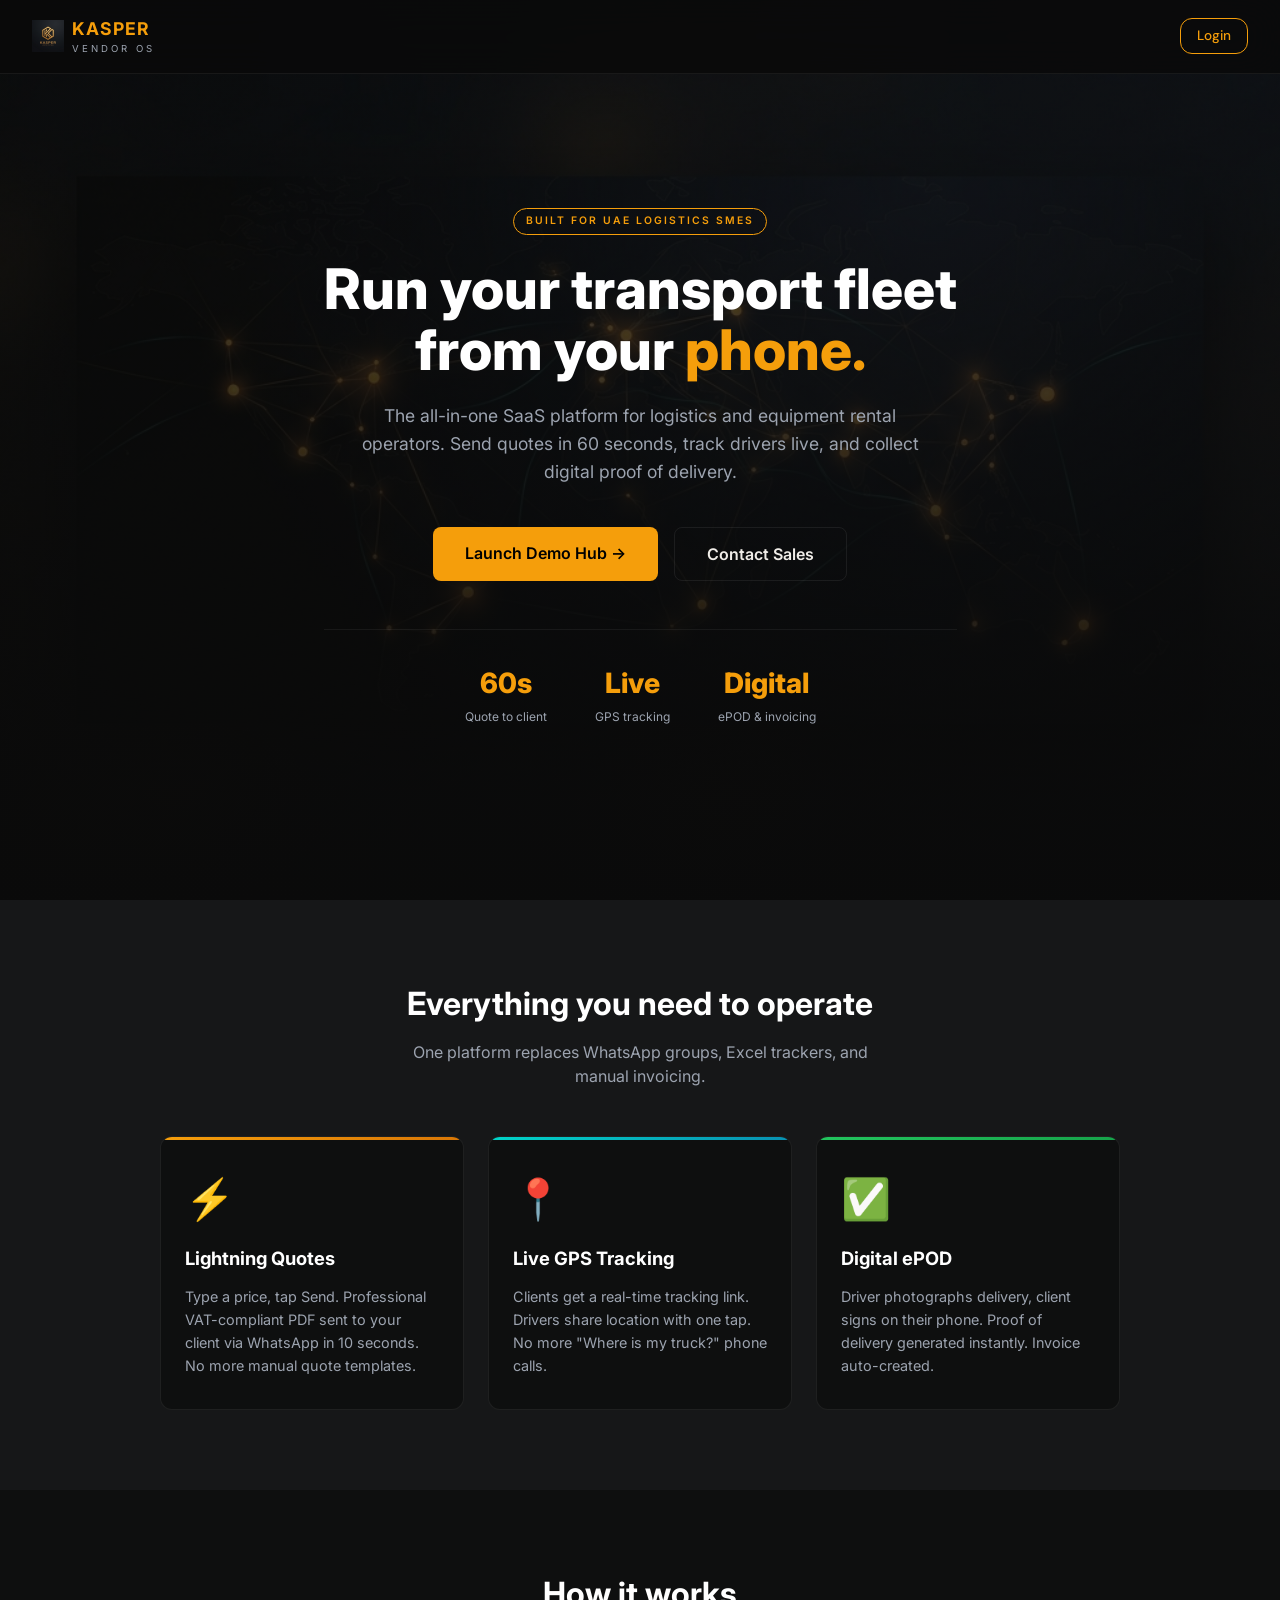
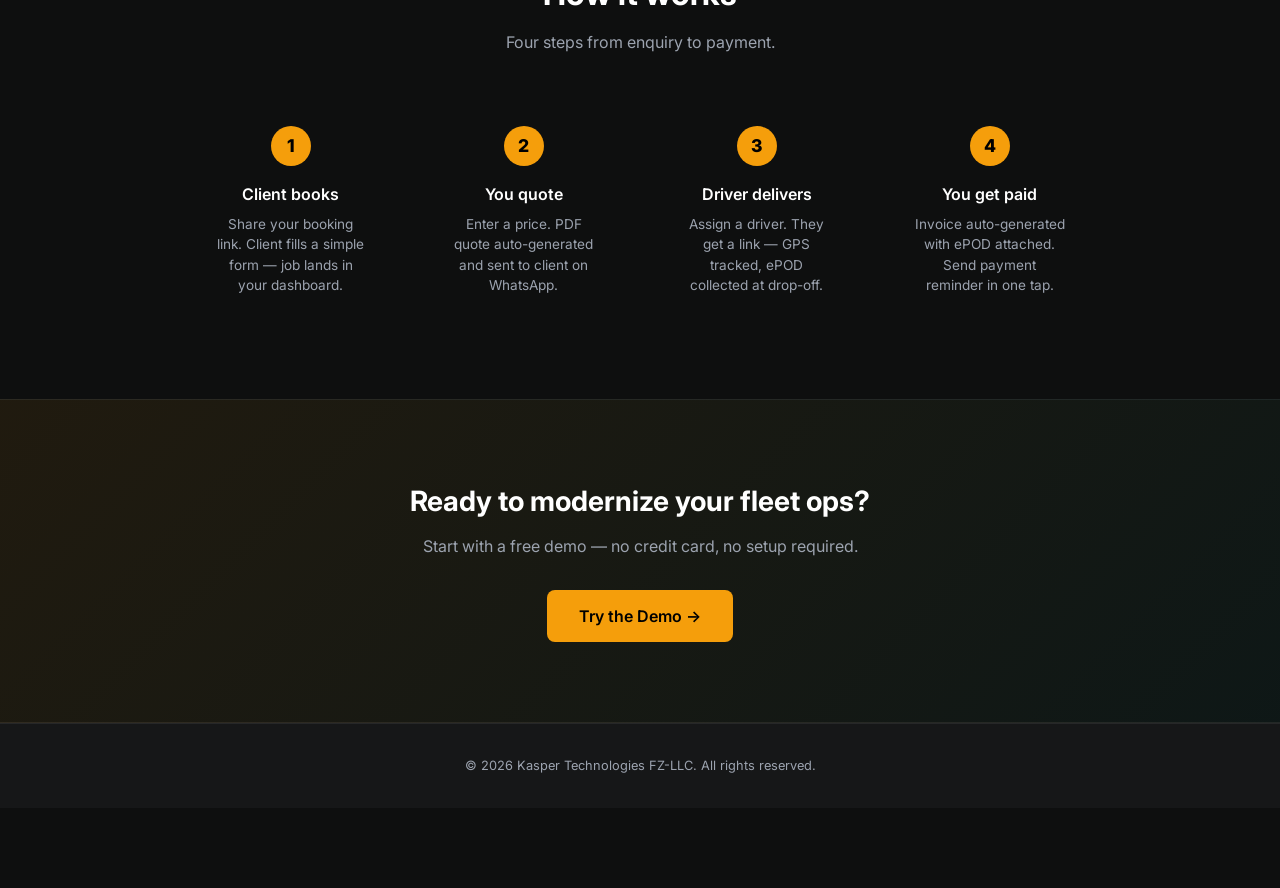
<file: index.html>
<!DOCTYPE html>
<html lang="en">
<head>
  <meta charset="UTF-8">
  <meta name="viewport" content="width=device-width, initial-scale=1.0, maximum-scale=1.0, user-scalable=no">
  <title>Kasper Vendor OS — Logistics Management Platform</title>
  <meta name="description" content="The all-in-one SaaS platform for UAE logistics and equipment rental SMEs. Send quotes, track drivers, collect digital ePODs.">
  <link rel="icon" type="image/png" href="/icon.png">
  <link rel="manifest" href="/manifest.json">
  <meta name="theme-color" content="#F59E0B">
  <link rel="stylesheet" href="/css/app.css">
  <link rel="preconnect" href="https://fonts.googleapis.com">
  <link rel="preconnect" href="https://fonts.gstatic.com" crossorigin>
  <link href="https://fonts.googleapis.com/css2?family=Inter:wght@400;500;600;700;800&display=swap" rel="stylesheet">
  <style>
    /* ── Landing-specific overrides ── */
    body { font-family: 'Inter', -apple-system, sans-serif; }

    .lp-nav {
      position: fixed; top: 0; left: 0; right: 0; z-index: 200;
      padding: 1rem 2rem;
      display: flex; justify-content: space-between; align-items: center;
      background: rgba(10, 10, 10, 0.85);
      backdrop-filter: blur(20px); -webkit-backdrop-filter: blur(20px);
      border-bottom: 1px solid rgba(255,255,255,0.06);
    }
    .lp-logo { display: flex; align-items: center; gap: 0.5rem; text-decoration: none; }
    .lp-logo img { height: 32px; }
    .lp-logo-text { font-size: 1.1rem; font-weight: 700; color: var(--gold); letter-spacing: 1px; }
    .lp-logo-sub { font-size: 0.6rem; color: var(--text2); letter-spacing: 3px; text-transform: uppercase; }
    .lp-nav-actions { display: flex; gap: 0.75rem; align-items: center; }

    .lp-hero {
      position: relative;
      min-height: 100vh;
      display: flex; align-items: center; justify-content: center;
      overflow: hidden;
      padding: 6rem 2rem 4rem;
    }
    .lp-hero-bg {
      position: absolute; inset: 0; z-index: 0;
    }
    .lp-hero-bg img {
      width: 100%; height: 100%; object-fit: cover;
      opacity: 0.5;
    }
    .lp-hero-bg::after {
      content: '';
      position: absolute; inset: 0;
      background: linear-gradient(180deg, rgba(10,10,10,0.3) 0%, rgba(10,10,10,0.95) 100%);
    }
    .lp-hero-inner {
      position: relative; z-index: 1;
      max-width: 720px;
      text-align: center;
    }
    .lp-badge {
      display: inline-block;
      padding: 0.3rem 0.75rem;
      border: 1px solid var(--gold);
      border-radius: 50px;
      font-size: 0.65rem;
      font-weight: 600;
      letter-spacing: 2px;
      color: var(--gold);
      margin-bottom: 1.5rem;
      text-transform: uppercase;
    }
    .lp-hero h1 {
      font-size: clamp(2rem, 5vw, 3.5rem);
      font-weight: 800;
      line-height: 1.1;
      margin: 0 0 1.25rem;
      color: #fff;
    }
    .lp-hero h1 .accent { color: var(--gold); }
    .lp-hero h1 .accent-teal { color: var(--teal); }
    .lp-hero-sub {
      font-size: 1.1rem;
      color: var(--text2);
      line-height: 1.6;
      margin: 0 0 2.5rem;
      max-width: 560px;
      margin-left: auto; margin-right: auto;
    }
    .lp-cta-row {
      display: flex; gap: 1rem; justify-content: center; flex-wrap: wrap;
    }
    .lp-cta-btn {
      padding: 0.875rem 2rem;
      border-radius: 8px;
      font-size: 1rem;
      font-weight: 600;
      text-decoration: none;
      transition: all 0.2s;
      cursor: pointer;
    }
    .lp-cta-primary {
      background: var(--gold);
      color: #000;
      border: none;
    }
    .lp-cta-primary:hover { background: #d97706; transform: translateY(-1px); }
    .lp-cta-secondary {
      background: transparent;
      color: var(--text);
      border: 1px solid var(--border);
    }
    .lp-cta-secondary:hover { border-color: var(--teal); color: var(--teal); }

    .lp-stats {
      display: flex; justify-content: center; gap: 3rem; flex-wrap: wrap;
      margin-top: 3rem;
      padding-top: 2rem;
      border-top: 1px solid rgba(255,255,255,0.06);
    }
    .lp-stat { text-align: center; }
    .lp-stat-val { font-size: 1.75rem; font-weight: 800; color: var(--gold); }
    .lp-stat-label { font-size: 0.75rem; color: var(--text2); margin-top: 0.25rem; }

    /* ── Features Section ── */
    .lp-features-section {
      padding: 5rem 2rem;
      background: var(--surf);
    }
    .lp-section-title {
      text-align: center;
      font-size: 2rem;
      font-weight: 700;
      margin-bottom: 0.75rem;
      color: #fff;
    }
    .lp-section-sub {
      text-align: center;
      font-size: 1rem;
      color: var(--text2);
      margin-bottom: 3rem;
      max-width: 500px;
      margin-left: auto; margin-right: auto;
    }
    .lp-features-grid {
      display: grid;
      grid-template-columns: repeat(auto-fit, minmax(280px, 1fr));
      gap: 1.5rem;
      max-width: 960px;
      margin: 0 auto;
    }
    .lp-feature-card {
      background: var(--bg);
      border: 1px solid var(--border);
      border-radius: 12px;
      padding: 2rem 1.5rem;
      transition: all 0.3s;
      position: relative;
      overflow: hidden;
    }
    .lp-feature-card::before {
      content: '';
      position: absolute; top: 0; left: 0; right: 0;
      height: 3px;
    }
    .lp-feature-card:hover {
      border-color: rgba(255,255,255,0.12);
      transform: translateY(-4px);
      box-shadow: 0 12px 40px rgba(0,0,0,0.4);
    }
    .lp-feature-card.gold::before { background: linear-gradient(90deg, var(--gold), #d97706); }
    .lp-feature-card.teal::before { background: linear-gradient(90deg, var(--teal), #0891b2); }
    .lp-feature-card.green::before { background: linear-gradient(90deg, #22c55e, #16a34a); }
    .lp-feature-icon {
      font-size: 2.5rem;
      margin-bottom: 1rem;
    }
    .lp-feature-card h3 {
      font-size: 1.15rem;
      font-weight: 700;
      margin: 0 0 0.75rem;
      color: #fff;
    }
    .lp-feature-card p {
      font-size: 0.9rem;
      color: var(--text2);
      line-height: 1.6;
      margin: 0;
    }

    /* ── How It Works ── */
    .lp-how-section {
      padding: 5rem 2rem;
      background: var(--bg);
    }
    .lp-steps {
      display: grid;
      grid-template-columns: repeat(auto-fit, minmax(200px, 1fr));
      gap: 2rem;
      max-width: 900px;
      margin: 0 auto;
    }
    .lp-step {
      text-align: center;
      padding: 1.5rem;
    }
    .lp-step-num {
      display: inline-flex; align-items: center; justify-content: center;
      width: 40px; height: 40px;
      border-radius: 50%;
      background: var(--gold);
      color: #000;
      font-weight: 800;
      font-size: 1.1rem;
      margin-bottom: 1rem;
    }
    .lp-step h4 {
      font-size: 1rem; font-weight: 600; margin: 0 0 0.5rem; color: #fff;
    }
    .lp-step p {
      font-size: 0.85rem; color: var(--text2); margin: 0; line-height: 1.5;
    }

    /* ── CTA Banner ── */
    .lp-cta-section {
      padding: 5rem 2rem;
      background: linear-gradient(135deg, rgba(245,158,11,0.08) 0%, rgba(20,184,166,0.05) 100%);
      text-align: center;
      border-top: 1px solid var(--border);
      border-bottom: 1px solid var(--border);
    }
    .lp-cta-section h2 {
      font-size: 1.75rem; font-weight: 700; margin: 0 0 0.75rem; color: #fff;
    }
    .lp-cta-section p {
      font-size: 1rem; color: var(--text2); margin: 0 0 2rem;
    }

    /* ── Footer ── */
    .lp-footer {
      padding: 2rem;
      text-align: center;
      border-top: 1px solid var(--border);
      background: var(--surf);
    }
    .lp-footer p { margin: 0; font-size: 0.8rem; color: var(--text2); }

    @media (max-width: 640px) {
      .lp-nav { padding: 0.75rem 1rem; }
      .lp-hero { padding: 5rem 1rem 3rem; min-height: auto; }
      .lp-hero h1 { font-size: 1.75rem; }
      .lp-hero-sub { font-size: 0.95rem; }
      .lp-stats { gap: 1.5rem; }
      .lp-features-section, .lp-how-section, .lp-cta-section { padding: 3rem 1rem; }
    }
  </style>
</head>
<body>

  <!-- ── Nav ── -->
  <nav class="lp-nav">
    <a href="/" class="lp-logo">
      <img src="/icon.png" alt="Kasper">
      <div>
        <div class="lp-logo-text">KASPER</div>
        <div class="lp-logo-sub">Vendor OS</div>
      </div>
    </a>
    <div class="lp-nav-actions">
      <a href="/demo.html" class="btn btn-outline" style="min-height:36px; padding:0.4rem 1rem; text-decoration:none; font-size:0.85rem;">Login</a>
    </div>
  </nav>

  <!-- ── Hero ── -->
  <section class="lp-hero">
    <div class="lp-hero-bg">
      <img src="/hero-bg.png" alt="">
    </div>
    <div class="lp-hero-inner">
      <div class="lp-badge">Built for UAE Logistics SMEs</div>
      <h1>
        Run your transport fleet<br>from your <span class="accent">phone.</span>
      </h1>
      <p class="lp-hero-sub">
        The all-in-one SaaS platform for logistics and equipment rental operators. Send quotes in 60 seconds, track drivers live, and collect digital proof of delivery.
      </p>
      <div class="lp-cta-row">
        <a href="/demo.html" class="lp-cta-btn lp-cta-primary">Launch Demo Hub →</a>
        <a href="https://wa.me/971500000000" class="lp-cta-btn lp-cta-secondary">Contact Sales</a>
      </div>
      <div class="lp-stats">
        <div class="lp-stat">
          <div class="lp-stat-val">60s</div>
          <div class="lp-stat-label">Quote to client</div>
        </div>
        <div class="lp-stat">
          <div class="lp-stat-val">Live</div>
          <div class="lp-stat-label">GPS tracking</div>
        </div>
        <div class="lp-stat">
          <div class="lp-stat-val">Digital</div>
          <div class="lp-stat-label">ePOD & invoicing</div>
        </div>
      </div>
    </div>
  </section>

  <!-- ── Features ── -->
  <section class="lp-features-section">
    <h2 class="lp-section-title">Everything you need to operate</h2>
    <p class="lp-section-sub">One platform replaces WhatsApp groups, Excel trackers, and manual invoicing.</p>

    <div class="lp-features-grid">
      <div class="lp-feature-card gold">
        <div class="lp-feature-icon">⚡</div>
        <h3>Lightning Quotes</h3>
        <p>Type a price, tap Send. Professional VAT-compliant PDF sent to your client via WhatsApp in 10 seconds. No more manual quote templates.</p>
      </div>
      <div class="lp-feature-card teal">
        <div class="lp-feature-icon">📍</div>
        <h3>Live GPS Tracking</h3>
        <p>Clients get a real-time tracking link. Drivers share location with one tap. No more "Where is my truck?" phone calls.</p>
      </div>
      <div class="lp-feature-card green">
        <div class="lp-feature-icon">✅</div>
        <h3>Digital ePOD</h3>
        <p>Driver photographs delivery, client signs on their phone. Proof of delivery generated instantly. Invoice auto-created.</p>
      </div>
    </div>
  </section>

  <!-- ── How It Works ── -->
  <section class="lp-how-section">
    <h2 class="lp-section-title">How it works</h2>
    <p class="lp-section-sub">Four steps from enquiry to payment.</p>

    <div class="lp-steps">
      <div class="lp-step">
        <div class="lp-step-num">1</div>
        <h4>Client books</h4>
        <p>Share your booking link. Client fills a simple form — job lands in your dashboard.</p>
      </div>
      <div class="lp-step">
        <div class="lp-step-num">2</div>
        <h4>You quote</h4>
        <p>Enter a price. PDF quote auto-generated and sent to client on WhatsApp.</p>
      </div>
      <div class="lp-step">
        <div class="lp-step-num">3</div>
        <h4>Driver delivers</h4>
        <p>Assign a driver. They get a link — GPS tracked, ePOD collected at drop-off.</p>
      </div>
      <div class="lp-step">
        <div class="lp-step-num">4</div>
        <h4>You get paid</h4>
        <p>Invoice auto-generated with ePOD attached. Send payment reminder in one tap.</p>
      </div>
    </div>
  </section>

  <!-- ── CTA Banner ── -->
  <section class="lp-cta-section">
    <h2>Ready to modernize your fleet ops?</h2>
    <p>Start with a free demo — no credit card, no setup required.</p>
    <div class="lp-cta-row">
      <a href="/demo.html" class="lp-cta-btn lp-cta-primary">Try the Demo →</a>
    </div>
  </section>

  <!-- ── Footer ── -->
  <footer class="lp-footer">
    <p>&copy; 2026 Kasper Technologies FZ-LLC. All rights reserved.</p>
  </footer>

  <script>
    if ('serviceWorker' in navigator) {
      window.addEventListener('load', () => {
        navigator.serviceWorker.register('/sw.js');
      });
    }
  </script>
</body>
</html>
</file>
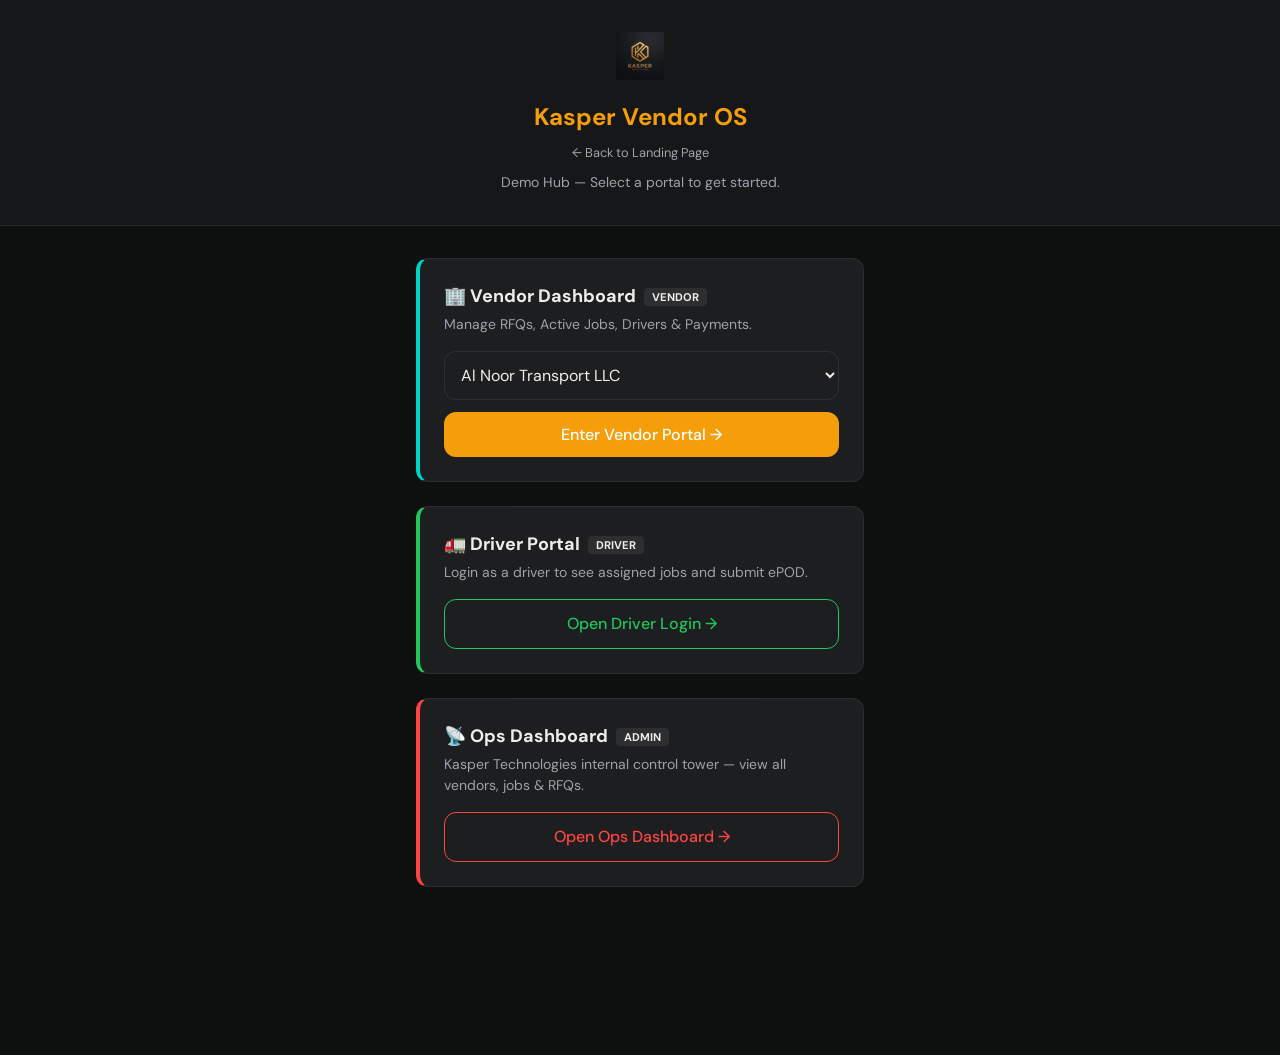
<file: demo.html>
<!DOCTYPE html>
<html lang="en">
<head>
  <meta charset="UTF-8">
  <meta name="viewport" content="width=device-width, initial-scale=1.0, maximum-scale=1.0, user-scalable=no">
  <title>Kasper Vendor OS — Demo</title>
  <link rel="icon" type="image/png" href="/icon.png">
  <link rel="stylesheet" href="/css/app.css">
  <style>
    .demo-card {
      background: var(--surf2);
      border: 1px solid var(--border);
      border-radius: var(--radius);
      padding: 1.5rem;
      margin-bottom: 1.5rem;
    }
    .demo-card h3 {
      margin: 0 0 0.25rem 0;
      font-size: 1.125rem;
    }
    .demo-card p {
      margin: 0 0 1rem 0;
      font-size: 0.875rem;
      color: var(--text2);
    }
  </style>
</head>
<body>

  <header style="padding: 2rem 1rem; text-align: center; border-bottom: 1px solid var(--border); background: var(--surf);">
    <img src="/icon.png" alt="Kasper Logo" style="height: 48px; margin-bottom: 0.75rem;">
    <h2 style="margin: 0; color: var(--gold);">Kasper Vendor OS</h2>
    <a href="/index.html" style="display:inline-block; margin-top:0.5rem; font-size:0.8rem; color:var(--text2); text-decoration:none;">&larr; Back to Landing Page</a>
    <p style="margin: 0.5rem 0 0 0; color: var(--text2); font-size: 0.875rem;">Demo Hub — Select a portal to get started.</p>
  </header>

  <main class="container" style="max-width: 480px; padding-top: 2rem; padding-bottom: 4rem;">

    <!-- Vendor Dashboard -->
    <div class="demo-card" style="border-left: 4px solid var(--teal);">
      <h3>🏢 Vendor Dashboard <span style="font-size: 0.7rem; padding: 0.15rem 0.5rem; border-radius: 4px; background: var(--border); color: var(--text); vertical-align: middle; margin-left: 0.25rem;">VENDOR</span></h3>
      <p>Manage RFQs, Active Jobs, Drivers & Payments.</p>
      <div class="form-group" style="margin-bottom: 0.75rem;">
        <select id="vendor-select" class="form-input" style="padding: 0.75rem;">
          <option value="11111111-1111-1111-1111-111111111111" data-name="Al Noor Transport LLC">Al Noor Transport LLC</option>
          <option value="22222222-2222-2222-2222-222222222222" data-name="Gulf Freight Co.">Gulf Freight Co.</option>
        </select>
      </div>
      <button id="btn-vendor-go" class="btn btn-primary btn-block" style="font-size: 1rem;">Enter Vendor Portal →</button>
    </div>

    <!-- Driver Portal -->
    <div class="demo-card" style="border-left: 4px solid var(--green);">
      <h3>🚛 Driver Portal <span style="font-size: 0.7rem; padding: 0.15rem 0.5rem; border-radius: 4px; background: var(--border); color: var(--text); vertical-align: middle; margin-left: 0.25rem;">DRIVER</span></h3>
      <p>Login as a driver to see assigned jobs and submit ePOD.</p>
      <a href="/driver-login.html" class="btn btn-outline btn-block" style="text-decoration: none; text-align: center; border-color: var(--green); color: var(--green); font-size: 1rem;">Open Driver Login →</a>
    </div>

    <!-- Ops Dashboard -->
    <div class="demo-card" style="border-left: 4px solid #ff4444;">
      <h3>📡 Ops Dashboard <span style="font-size: 0.7rem; padding: 0.15rem 0.5rem; border-radius: 4px; background: var(--border); color: var(--text); vertical-align: middle; margin-left: 0.25rem;">ADMIN</span></h3>
      <p>Kasper Technologies internal control tower — view all vendors, jobs & RFQs.</p>
      <a href="/ops.html" class="btn btn-outline btn-block" style="text-decoration: none; text-align: center; border-color: #ff4444; color: #ff4444; font-size: 1rem;">Open Ops Dashboard →</a>
    </div>

  </main>

  <script>
    // Vendor login — saves to localStorage so it persists across tabs
    document.getElementById('btn-vendor-go').addEventListener('click', () => {
      const select = document.getElementById('vendor-select');
      const id = select.value;
      const name = select.options[select.selectedIndex].dataset.name;
      localStorage.removeItem('vendor_id');
      localStorage.removeItem('vendor_name');
      localStorage.setItem('vendor_id', id);
      localStorage.setItem('vendor_name', name);
      window.location.href = '/vendor.html';
    });
  </script>
</body>
</html>
</file>
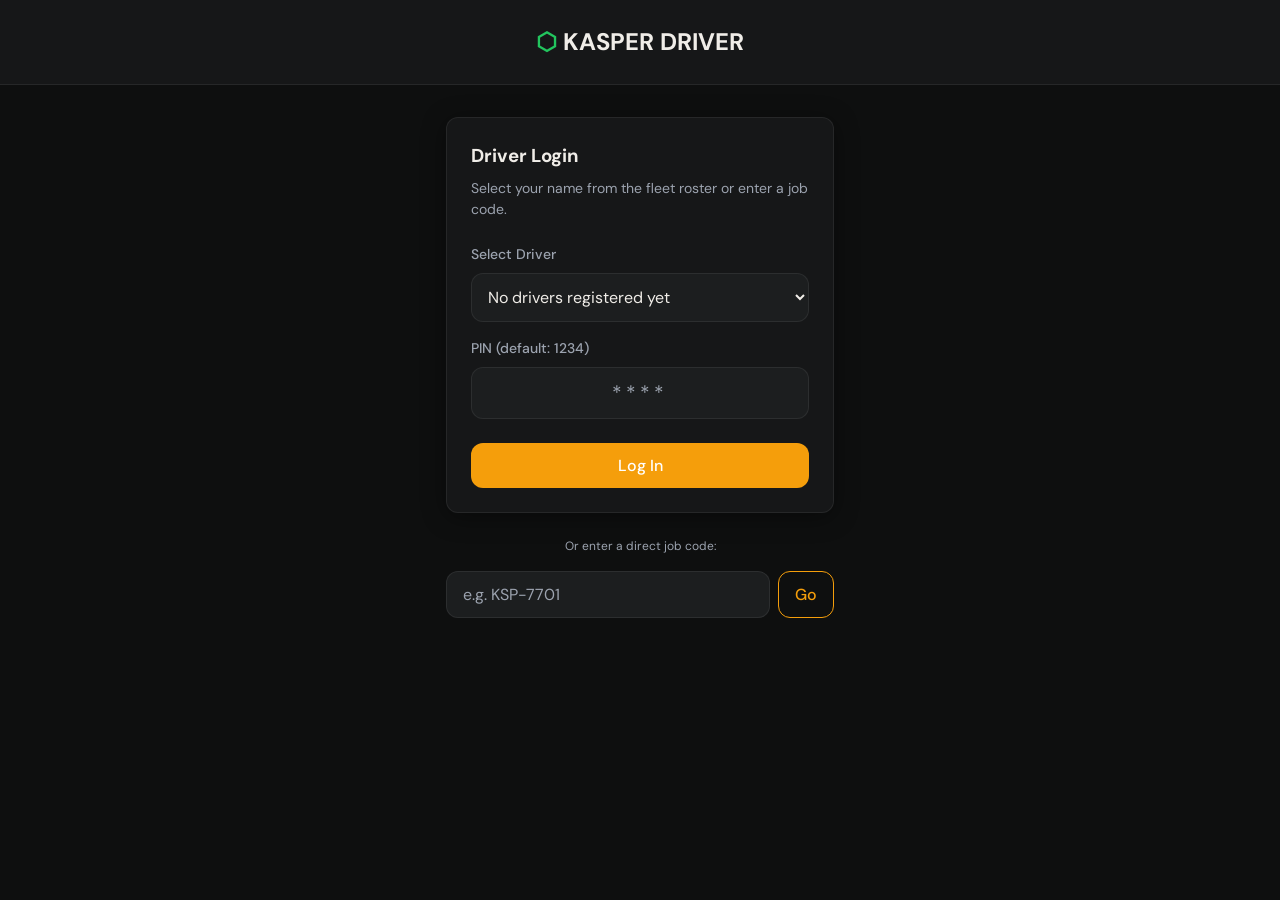
<file: driver-login.html>
<!DOCTYPE html>
<html lang="en">
<head>
  <meta charset="UTF-8">
  <meta name="viewport" content="width=device-width, initial-scale=1.0, maximum-scale=1.0, user-scalable=no">
  <title>Kasper Driver Portal</title>
  <link rel="icon" type="image/png" href="/icon.png">
  <link rel="stylesheet" href="/css/app.css">
</head>
<body>

  <header style="padding: 1.5rem 1rem; text-align: center; border-bottom: 1px solid var(--border); background: var(--surf);">
    <h2 style="margin: 0;"><span class="text-green">⬡</span> KASPER DRIVER</h2>
  </header>

  <main class="container" style="max-width: 420px; padding-top: 2rem;">

    <!-- Login Screen -->
    <div id="login-screen">
      <div class="card">
        <h3 style="margin-top: 0; margin-bottom: 0.5rem;">Driver Login</h3>
        <p style="color: var(--text2); font-size: 0.875rem; margin-bottom: 1.5rem;">Select your name from the fleet roster or enter a job code.</p>
        
        <div class="form-group">
          <label class="form-label">Select Driver</label>
          <select id="driver-select" class="form-input" style="padding: 0.75rem;">
            <option value="" disabled selected>Loading drivers...</option>
          </select>
        </div>
        <div class="form-group">
          <label class="form-label">PIN (default: 1234)</label>
          <input type="password" id="driver-pin" class="form-input" placeholder="****" maxlength="4" style="letter-spacing: 4px; text-align: center; font-size: 1.25rem;">
        </div>
        <button id="btn-login" class="btn btn-primary btn-block" style="margin-top: 0.5rem;">Log In</button>
      </div>

      <div style="text-align: center; margin-top: 1.5rem;">
        <p style="color: var(--text2); font-size: 0.75rem;">Or enter a direct job code:</p>
        <div style="display: flex; gap: 0.5rem; margin-top: 0.5rem;">
          <input type="text" id="job-code-input" class="form-input" placeholder="e.g. KSP-7701" style="flex: 1;">
          <button id="btn-search" class="btn btn-outline" style="width: auto; padding: 0.5rem 1rem;">Go</button>
        </div>
      </div>
    </div>

    <!-- Dashboard Screen -->
    <div id="dashboard-screen" style="display: none;">
      <div style="display: flex; justify-content: space-between; align-items: center; margin-bottom: 1rem;">
        <h3 style="margin: 0;" id="driver-greeting">My Jobs</h3>
        <button id="btn-logout" class="btn btn-outline" style="width: auto; padding: 0.25rem 0.75rem; font-size: 0.875rem;">Log Out</button>
      </div>
      <div id="job-list"></div>
    </div>

  </main>

  <script type="module">
    // Driver Login Portal — reads from the same localStorage mock data as vendor.js
    
    function getMockData() {
      const stored = localStorage.getItem('kasper_mock_data');
      if (!stored) return null;
      try { return JSON.parse(stored); } catch(e) { return null; }
    }

    function getAllDrivers() {
      const data = getMockData();
      if (!data || !data.vendors) return [];
      const drivers = [];
      const seen = new Set();
      Object.values(data.vendors).forEach(v => {
        (v.drivers || []).forEach(d => {
          if (!seen.has(d.name)) {
            seen.add(d.name);
            drivers.push({ ...d, vendorId: v.profile.id, vendorName: v.profile.company_name });
          }
        });
      });
      return drivers;
    }

    function getDriverJobs(driverName) {
      const data = getMockData();
      if (!data || !data.vendors) return [];
      let jobs = [];
      Object.values(data.vendors).forEach(v => {
        (v.jobs || []).forEach(j => {
          if (j.driver_name === driverName) {
            jobs.push({ ...j, vendorName: v.profile.company_name });
          }
        });
      });
      return jobs;
    }

    // Populate driver select
    const drivers = getAllDrivers();
    const select = document.getElementById('driver-select');
    if (drivers.length === 0) {
      select.innerHTML = '<option value="" disabled selected>No drivers registered yet</option>';
    } else {
      select.innerHTML = '<option value="" disabled selected>Select your name…</option>';
      drivers.forEach(d => {
        const opt = document.createElement('option');
        opt.value = d.name;
        opt.textContent = `${d.name} — ${d.vendorName}`;
        select.appendChild(opt);
      });
    }

    // Login handler
    document.getElementById('btn-login').addEventListener('click', () => {
      const name = select.value;
      const pin = document.getElementById('driver-pin').value;
      if (!name) return alert('Please select your name');
      if (pin !== '1234') return alert('Incorrect PIN');
      showDashboard(name);
    });

    // Job code search
    document.getElementById('btn-search').addEventListener('click', () => {
      const code = document.getElementById('job-code-input').value.trim();
      if (!code) return;
      window.location.href = `/driver.html?job=${encodeURIComponent(code)}&t=demo-token`;
    });

    // Logout
    document.getElementById('btn-logout').addEventListener('click', () => {
      document.getElementById('login-screen').style.display = 'block';
      document.getElementById('dashboard-screen').style.display = 'none';
    });

    function showDashboard(driverName) {
      document.getElementById('login-screen').style.display = 'none';
      document.getElementById('dashboard-screen').style.display = 'block';
      document.getElementById('driver-greeting').textContent = `Welcome, ${driverName}`;

      const jobs = getDriverJobs(driverName);
      const container = document.getElementById('job-list');
      container.innerHTML = '';

      if (jobs.length === 0) {
        container.innerHTML = `
          <div class="card" style="text-align: center; padding: 2rem;">
            <div style="font-size: 2rem; margin-bottom: 0.5rem;">🚛</div>
            <p style="color: var(--text2);">No jobs assigned to you yet.</p>
          </div>
        `;
        return;
      }

      jobs.forEach(job => {
        const el = document.createElement('a');
        el.href = `/driver.html?job=${job.job_code}&t=demo-token`;
        el.className = 'card';
        el.style.display = 'block';
        el.style.textDecoration = 'none';
        el.style.marginBottom = '0.75rem';
        el.style.borderLeft = '4px solid var(--teal)';
        if (job.status === 'in_transit') el.style.borderLeftColor = 'var(--amber)';
        if (job.status === 'delivered' || job.status === 'epod_pending') el.style.borderLeftColor = 'var(--green)';

        let badgeClass = 'badge-assigned';
        if (job.status === 'in_transit') badgeClass = 'badge-intransit';
        if (job.status === 'delivered') badgeClass = 'badge-delivered';

        el.innerHTML = `
          <div style="display:flex; justify-content:space-between; align-items:center; margin-bottom: 0.5rem;">
            <span class="mono text-gold" style="font-weight: 700;">${job.job_code}</span>
            <span class="badge ${badgeClass}">${job.status.replace('_', ' ').toUpperCase()}</span>
          </div>
          <p style="margin: 0; font-size: 0.875rem; color: var(--text);">
            ${(job.origin || '').split(',')[0]} → ${(job.destination || '').split(',')[0]}
          </p>
          <p style="margin: 0.25rem 0 0; font-size: 0.75rem; color: var(--text2);">
            ${job.vendorName} • ${job.pickup_date || ''}
          </p>
          <p style="margin: 0.5rem 0 0; font-size: 0.75rem; font-weight: 600; color: var(--teal);">Tap to manage →</p>
        `;
        container.appendChild(el);
      });
    }
  </script>
</body>
</html>
</file>
<file: css/app.css>
@import url('https://fonts.googleapis.com/css2?family=DM+Sans:wght@400;500;700&family=Space+Mono:wght@400;700&display=swap');

:root {
  --bg: #0e0f0f;
  --surf: #161718;
  --surf2: #1c1e1f;
  --surf3: #232527;
  --gold: #F59E0B;
  --gold-dim: rgba(245, 158, 11, 0.12);
  --teal: #00D4C8;
  --teal-dim: rgba(0, 212, 200, 0.1);
  --green: #22C55E;
  --green-dim: rgba(34, 197, 94, 0.1);
  --red: #F43F5E;
  --red-dim: rgba(244, 63, 94, 0.1);
  --amber: #FB923C;
  --text: #F0EDE8;
  --text2: #9CA3AF;
  --border: rgba(255, 255, 255, 0.07);
  --border2: rgba(255, 255, 255, 0.12);
  --radius: 12px;
  --shadow: 0 4px 24px rgba(0, 0, 0, 0.4);
}

* {
  box-sizing: border-box;
  margin: 0;
  padding: 0;
}

body {
  font-family: 'DM Sans', sans-serif;
  background-color: var(--bg);
  color: var(--text);
  line-height: 1.5;
  -webkit-font-smoothing: antialiased;
  padding-bottom: 80px; /* Space for bottom nav */
}

/* Typography */
h1, h2, h3, h4, h5, h6 {
  font-weight: 700;
  color: var(--text);
  margin-bottom: 0.5rem;
}

p {
  color: var(--text2);
  margin-bottom: 1rem;
}

.mono {
  font-family: 'Space Mono', monospace;
}

.text-gold { color: var(--gold); }
.text-teal { color: var(--teal); }
.text-green { color: var(--green); }
.text-red { color: var(--red); }
.text-amber { color: var(--amber); }

/* Layout & Utility */
.container {
  width: 100%;
  max-width: 1440px;
  margin: 0 auto;
  padding: 1rem;
}

@media (max-width: 375px) {
  .container {
    padding: 0.5rem;
  }
}

/* Cards */
.card {
  background-color: var(--surf);
  border: 1px solid var(--border);
  border-radius: var(--radius);
  padding: 1.5rem;
  margin-bottom: 1rem;
  box-shadow: var(--shadow);
}

.card-header {
  display: flex;
  justify-content: space-between;
  align-items: center;
  margin-bottom: 1rem;
  border-bottom: 1px solid var(--border);
  padding-bottom: 0.75rem;
}

/* Buttons */
.btn {
  display: inline-flex;
  align-items: center;
  justify-content: center;
  font-family: 'DM Sans', sans-serif;
  font-weight: 500;
  font-size: 1rem;
  padding: 0.75rem 1.5rem;
  border-radius: var(--radius);
  border: none;
  cursor: pointer;
  transition: all 150ms ease;
  min-height: 44px; /* Touch target */
  text-decoration: none;
}

.btn:active {
  transform: scale(0.98);
}

.btn:disabled {
  opacity: 0.45;
  cursor: not-allowed;
  transform: none;
}

.btn-primary {
  background-color: var(--gold);
  color: #fff;
}

.btn-secondary {
  background-color: var(--surf3);
  color: var(--text);
  border: 1px solid var(--border2);
}

.btn-outline {
  background-color: transparent;
  color: var(--gold);
  border: 1px solid var(--gold);
}

.btn-block {
  width: 100%;
}

/* Badges */
.badge {
  display: inline-flex;
  align-items: center;
  padding: 0.25rem 0.75rem;
  border-radius: 9999px;
  font-size: 0.75rem;
  font-weight: 700;
  text-transform: uppercase;
  letter-spacing: 0.05em;
}

.badge-enquiry { background-color: var(--surf3); color: var(--text2); }
.badge-quoted { background-color: var(--gold-dim); color: var(--gold); }
.badge-accepted { background-color: var(--teal-dim); color: var(--teal); }
.badge-assigned { background-color: var(--surf2); color: var(--text); border: 1px solid var(--border); }
.badge-intransit { background-color: var(--amber); color: #fff; }
.badge-delivered { background-color: var(--green-dim); color: var(--green); }
.badge-rejected { background-color: var(--red-dim); color: var(--red); }

/* Inputs & Forms */
.form-group {
  margin-bottom: 1rem;
}

.form-label {
  display: block;
  font-size: 0.875rem;
  color: var(--text2);
  margin-bottom: 0.5rem;
  font-weight: 500;
}

.form-input {
  width: 100%;
  background-color: var(--surf2);
  border: 1px solid var(--border);
  color: var(--text);
  padding: 0.75rem 1rem;
  border-radius: var(--radius);
  font-family: 'DM Sans', sans-serif;
  font-size: 1rem;
  min-height: 44px;
  outline: none;
  transition: border-color 0.2s;
}

.form-input:focus {
  border-color: var(--gold);
}

.form-input::placeholder {
  color: var(--text2);
}

/* Bottom Navigation */
.bottom-nav {
  position: fixed;
  bottom: 0;
  left: 0;
  width: 100%;
  background-color: var(--surf);
  border-top: 1px solid var(--border);
  display: flex;
  justify-content: space-around;
  padding: 0.5rem 0;
  z-index: 1000;
  padding-bottom: calc(0.5rem + env(safe-area-inset-bottom));
}

.nav-item {
  display: flex;
  flex-direction: column;
  align-items: center;
  color: var(--text2);
  text-decoration: none;
  font-size: 0.75rem;
  min-width: 60px;
  min-height: 44px;
}

.nav-item.active {
  color: var(--gold);
}

.nav-icon {
  font-size: 1.25rem;
  margin-bottom: 0.25rem;
}

/* Modals */
.modal-overlay {
  position: fixed;
  top: 0;
  left: 0;
  width: 100%;
  height: 100%;
  background-color: rgba(0, 0, 0, 0.7);
  display: flex;
  align-items: flex-end;
  justify-content: center;
  z-index: 2000;
  opacity: 0;
  pointer-events: none;
  transition: opacity 250ms ease;
}

.modal-overlay.active {
  opacity: 1;
  pointer-events: auto;
}

.modal-content {
  background-color: var(--surf);
  width: 100%;
  max-height: 85vh;
  border-radius: var(--radius) var(--radius) 0 0;
  padding: 1.5rem;
  transform: translateY(100%);
  transition: transform 250ms cubic-bezier(0.4, 0, 0.2, 1);
  overflow-y: auto;
}

.modal-overlay.active .modal-content {
  transform: translateY(0);
}

.modal-close {
  position: absolute;
  top: 1rem;
  right: 1rem;
  background: none;
  border: none;
  color: var(--text2);
  font-size: 1.5rem;
  cursor: pointer;
}

/* Loading States */
.spinner {
  width: 24px;
  height: 24px;
  border: 3px solid var(--border);
  border-top-color: var(--gold);
  border-radius: 50%;
  animation: spin 1s linear infinite;
  display: inline-block;
}

@keyframes spin {
  to { transform: rotate(360deg); }
}

.skeleton {
  background: linear-gradient(90deg, var(--surf) 25%, var(--surf2) 50%, var(--surf) 75%);
  background-size: 200% 100%;
  animation: shimmer 1.5s infinite;
  border-radius: var(--radius);
}

@keyframes shimmer {
  0% { background-position: 200% 0; }
  100% { background-position: -200% 0; }
}

/* Empty States */
.empty-state {
  display: flex;
  flex-direction: column;
  align-items: center;
  justify-content: center;
  padding: 3rem 1.5rem;
  text-align: center;
  color: var(--text2);
}

.empty-icon {
  font-size: 3rem;
  margin-bottom: 1rem;
  opacity: 0.5;
}

/* Alerts / Banners */
.banner {
  padding: 1rem;
  margin-bottom: 1rem;
  border-radius: var(--radius);
  display: flex;
  align-items: center;
  font-weight: 500;
}

.banner-amber {
  background-color: var(--gold-dim);
  color: var(--gold);
  border: 1px solid rgba(245, 158, 11, 0.2);
}

.banner-red {
  background-color: var(--red-dim);
  color: var(--red);
  border: 1px solid rgba(244, 63, 94, 0.2);
}

/* -------------------------------------------------------------
   Landing page (index.html)
-------------------------------------------------------------- */

.landing-main {
  padding-top: 2rem;
  padding-bottom: 1rem;
}

.landing-hero {
  position: relative;
  overflow: hidden;
  border: 1px solid var(--border);
  border-radius: var(--radius);
  background: var(--surf2);
  padding: 3rem 1rem 2.25rem;
  margin-bottom: 1.75rem;
}

.landing-hero-bg {
  position: absolute;
  inset: -40px;
  z-index: 0;
  opacity: 0.95;
}

.landing-hero-bg img {
  width: 100%;
  height: 100%;
  object-fit: cover;
  display: block;
}

.landing-hero-content {
  position: relative;
  z-index: 1;
  max-width: 780px;
  margin: 0 auto;
  text-align: center;
}

.landing-hero-content h1 {
  font-size: 2.6rem;
  line-height: 1.15;
  margin-bottom: 1.1rem;
}

.landing-hero-content p {
  font-size: 1.125rem;
  max-width: 680px;
  margin: 0 auto 2rem;
  color: var(--text2);
}

.landing-hero-cta {
  display: flex;
  flex-direction: column;
  gap: 1rem;
  max-width: 320px;
  margin: 0 auto;
}

.landing-hero-btn {
  width: 100%;
  padding: 1rem;
  font-size: 1.1rem;
}

.landing-features {
  display: grid;
  grid-template-columns: repeat(auto-fit, minmax(280px, 1fr));
  gap: 1.5rem;
  text-align: left;
}

.landing-feature {
  padding: 1.5rem 1.25rem;
}

.landing-feature-title {
  margin-top: 0;
}

.landing-feature--gold {
  border-top: 3px solid var(--gold);
}

.landing-feature--gold .landing-feature-title {
  color: var(--gold);
}

.landing-feature--teal {
  border-top: 3px solid var(--teal);
}

.landing-feature--teal .landing-feature-title {
  color: var(--teal);
}

.landing-feature--green {
  border-top: 3px solid var(--green);
}

.landing-feature--green .landing-feature-title {
  color: var(--green);
}

@media (max-width: 375px) {
  .landing-hero-content h1 {
    font-size: 2.05rem;
  }

  .landing-hero-content p {
    font-size: 1rem;
    margin-bottom: 1.5rem;
  }
}
</file>
